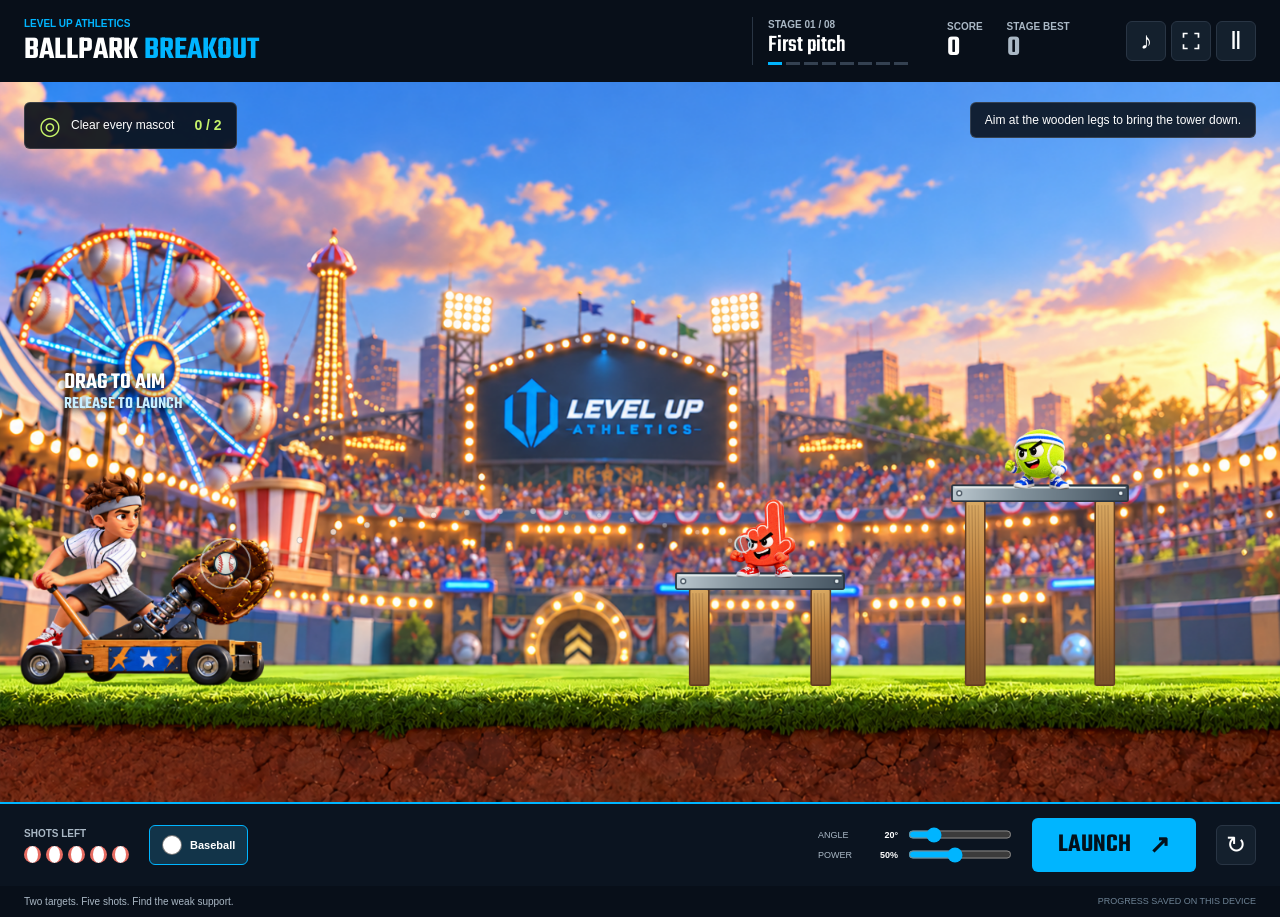
<file: assets/games/ballpark-breakout/index.html>
<!doctype html>
<html lang="en">
<head>
  <meta charset="utf-8">
  <meta name="viewport" content="width=device-width, initial-scale=1, viewport-fit=cover">
  <meta name="theme-color" content="#080f19">
  <title>Ballpark Breakout | Level Up Athletics</title>
  <link rel="stylesheet" href="styles.css">
</head>
<body>
<main class="game-shell" id="shell">
  <header class="topbar">
    <div class="brand"><div><span class="eyebrow">LEVEL UP ATHLETICS</span><h1>BALLPARK <em>BREAKOUT</em></h1></div></div>
    <button id="levels" class="stage-button" title="Choose a stage"><span class="eyebrow" id="stage-number">STAGE 01 / 08</span><strong id="stage-name">First pitch</strong><span class="stage-dots" id="stage-dots" aria-hidden="true"></span></button>
    <div class="scores"><div><span class="eyebrow">SCORE</span><strong id="score">0</strong></div><div class="best"><span class="eyebrow">STAGE BEST</span><strong id="best">0</strong></div></div>
    <nav class="tools" aria-label="Game controls"><button class="icon" id="sound" title="Turn sound on" aria-label="Turn sound on">♪</button><button class="icon" id="fullscreen" title="Full screen" aria-label="Full screen"><svg width="20" height="20" viewBox="0 0 24 24" fill="none" stroke="currentColor" stroke-width="2" aria-hidden="true"><path d="M8 3H3v5m13-5h5v5M3 16v5h5m13-5v5h-5"/></svg></button><button class="icon" id="pause" title="Pause" aria-label="Pause">Ⅱ</button></nav>
  </header>
  <section class="arena" id="arena" aria-label="Game field">
    <canvas id="game" width="1600" height="900" tabindex="0" aria-label="Aim by dragging across the field and release to launch. Keyboard: arrows adjust aim and power; Space launches."></canvas>
    <div class="objective"><span class="target-icon" aria-hidden="true">◎</span><span id="objective">Clear every mascot</span><strong id="targets">0 / 2</strong></div>
    <div class="stage-tip" id="stage-tip"></div>
    <div class="toast" id="toast" role="status" aria-live="polite"></div>
    <div class="aim-hint" id="aim-hint">DRAG TO AIM <span>RELEASE TO LAUNCH</span></div>
    <div class="loading" id="loading"><strong>WARMING UP THE BALLPARK</strong><span>Loading the field...</span></div>
    <div class="modal-backdrop" id="overlay" hidden><section class="modal" id="modal" role="dialog" aria-modal="true" aria-labelledby="modal-title" tabindex="-1"></section></div>
  </section>
  <footer class="control-bar">
    <div class="ammo"><span class="eyebrow">SHOTS LEFT</span><div id="ammo-balls"></div></div>
    <div class="ball-picker" id="ball-picker" aria-label="Ball type"></div>
    <div class="aim-controls"><label for="angle">ANGLE <output id="angle-value">24°</output></label><input id="angle" type="range" min="5" max="78" value="24" aria-label="Launch angle"><label for="power">POWER <output id="power-value">65%</output></label><input id="power" type="range" min="10" max="100" value="65" aria-label="Launch power"></div>
    <button id="launch" class="primary launch">LAUNCH <span aria-hidden="true">↗</span></button>
    <button id="retry" class="icon retry" title="Retry stage" aria-label="Retry stage">↻</button>
  </footer>
  <div class="subbar"><span id="level-description">Find the weak support. Let gravity do the rest.</span><span id="save-status">PROGRESS SAVED ON THIS DEVICE</span></div>
</main>
<script src="vendor/matter.min.js"></script>
<script src="physics.js"></script>
<script src="game.js"></script>
</body>
</html>
</file>
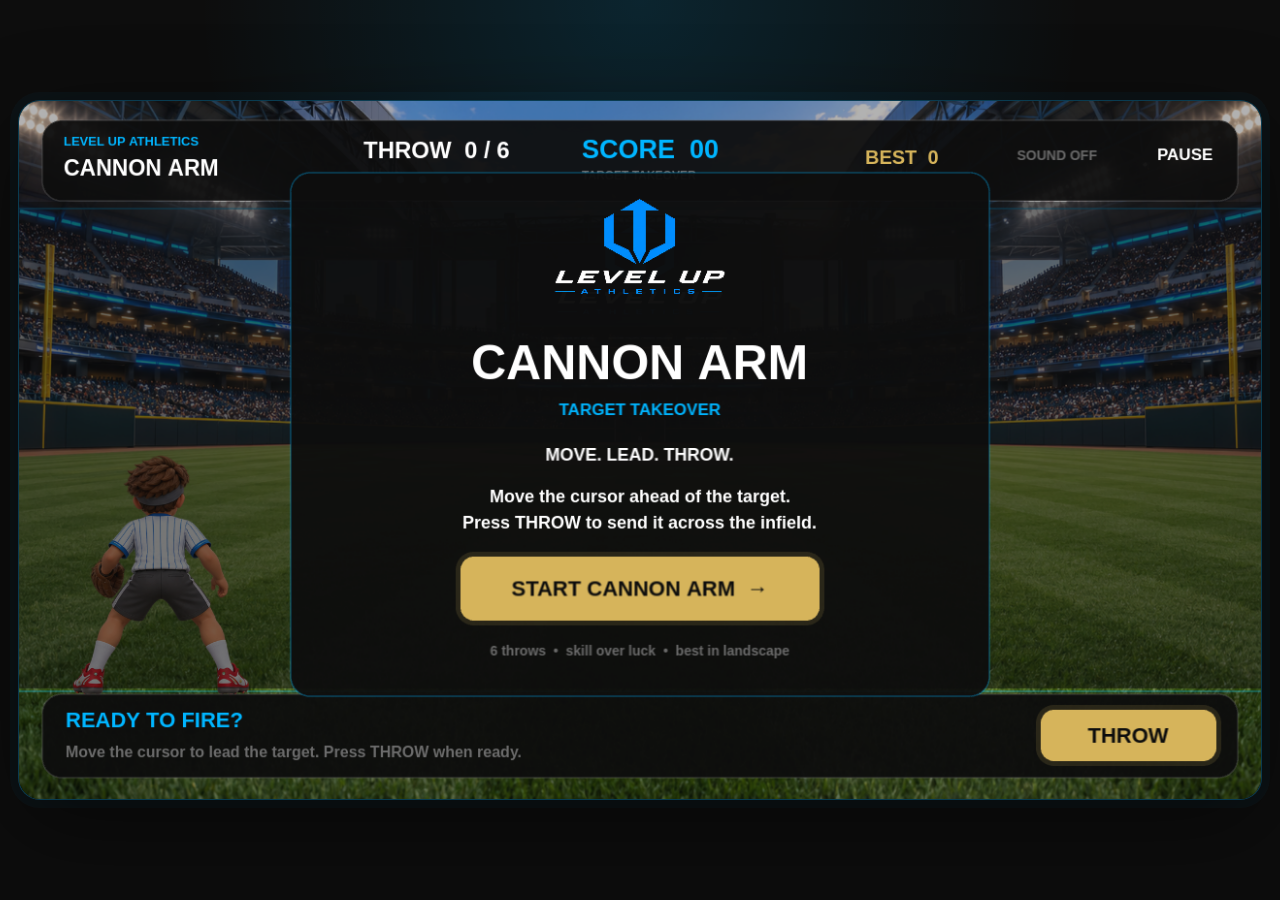
<file: assets/games/cannon-arm/index.html>
<!doctype html>
<html lang="en">
  <head>
    <meta charset="UTF-8" />
    <meta name="viewport" content="width=device-width, initial-scale=1.0, viewport-fit=cover" />
    <meta name="theme-color" content="#0d0d0d" />
    <title>Cannon Arm | Level Up Athletics</title>
    <script type="module" crossorigin src="./assets/index-BtSKXYSR.js"></script>
    <link rel="stylesheet" crossorigin href="./assets/index-BLU3HbI1.css">
  </head>
  <body>
    <main class="game-shell" aria-label="Level Up Athletics Cannon Arm game">
      <div id="game"></div>
      <p id="assistive-copy" class="sr-only" aria-live="polite"></p>
    </main>
  </body>
</html>
</file>
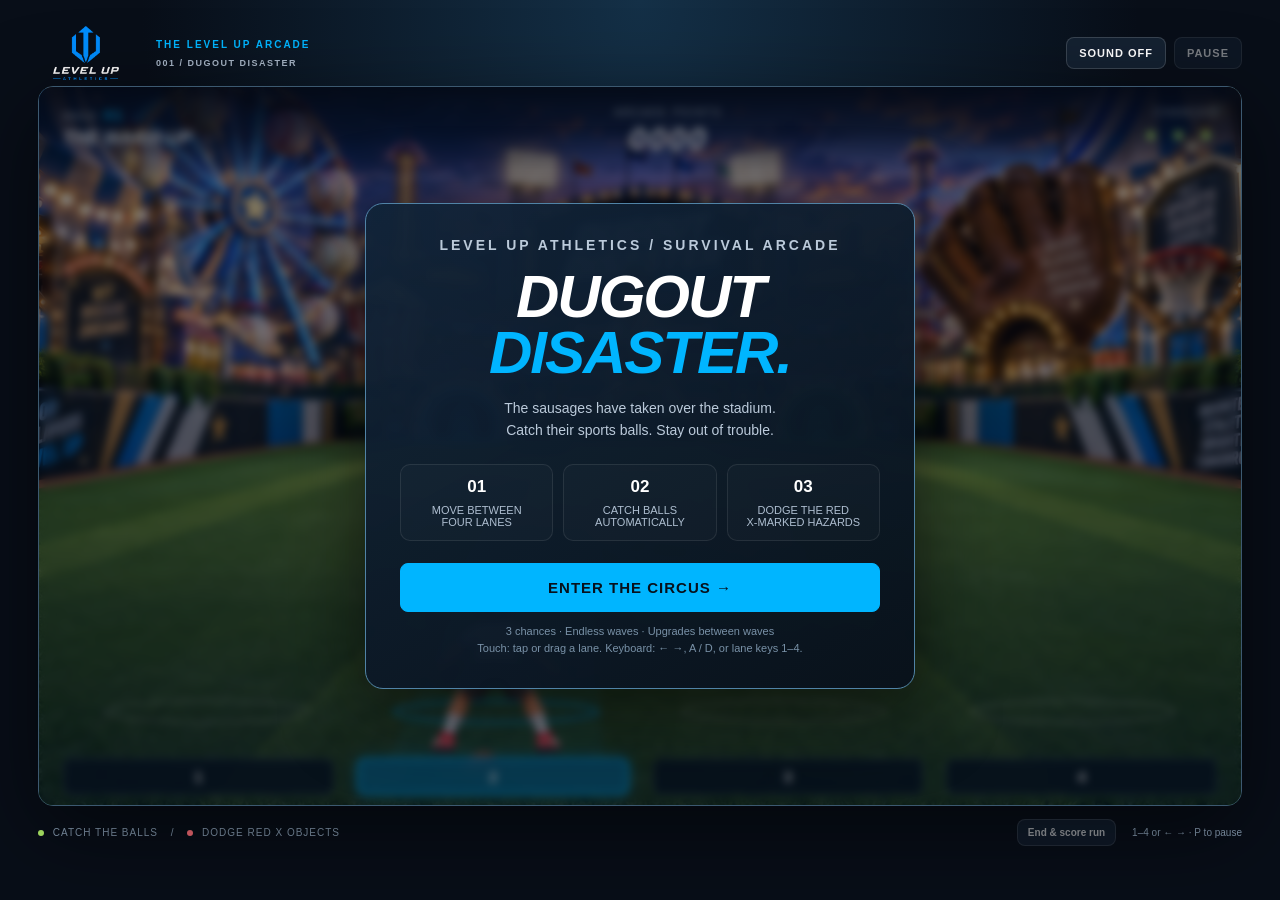
<file: assets/games/dugout-disaster/index.html>
<!doctype html>
<html lang="en"><head><meta charset="utf-8"><meta name="viewport" content="width=device-width, initial-scale=1, viewport-fit=cover"><meta name="theme-color" content="#080e18"><title>Dugout Disaster • Level Up Athletics</title><link rel="stylesheet" href="style.css"></head>
<body><main class="shell">
<header class="masthead"><img src="assets/logo.png" alt="Level Up Athletics"><div class="edition">THE LEVEL UP ARCADE <span>001 / DUGOUT DISASTER</span></div><div class="top-actions"><button id="sound" aria-pressed="false">Sound off</button><button id="pause">Pause</button></div></header>
<section class="arena" aria-label="Dugout Disaster game"><canvas id="game" tabindex="0" aria-label="Move left or right to catch sports balls. Avoid red X-marked popcorn, cones, and bowling balls. Use arrow keys, A and D, or tap a lane."></canvas>
<div class="hud"><div><small>WAVE <b id="wave">01</b></small><strong id="waveName">THE WARM-UP</strong></div><div class="score"><small>ARCADE POINTS</small><strong id="points">0000</strong></div><div class="health"><small>CHANCES</small><strong id="lives" aria-label="3 chances">● ● ●</strong></div></div>
<div class="progress"><div id="progress"></div></div>
<div id="toast" class="toast" role="status"></div>
<div class="lane-buttons"><button data-lane="0" aria-label="Move to lane 1">1</button><button data-lane="1" aria-label="Move to lane 2">2</button><button data-lane="2" aria-label="Move to lane 3">3</button><button data-lane="3" aria-label="Move to lane 4">4</button></div>
<div class="overlay" id="overlay"><div class="card" id="card"></div></div>
</section>
<footer><div><span class="dot"></span> CATCH THE BALLS <span class="sep">/</span> <span class="danger-dot"></span> DODGE RED X OBJECTS</div><button id="bank">End & score run</button><span class="keys">1–4 or ← → · P to pause</span></footer>
<p id="live" class="sr-only" aria-live="polite"></p>
</main><script src="game.js"></script></body></html>
</file>
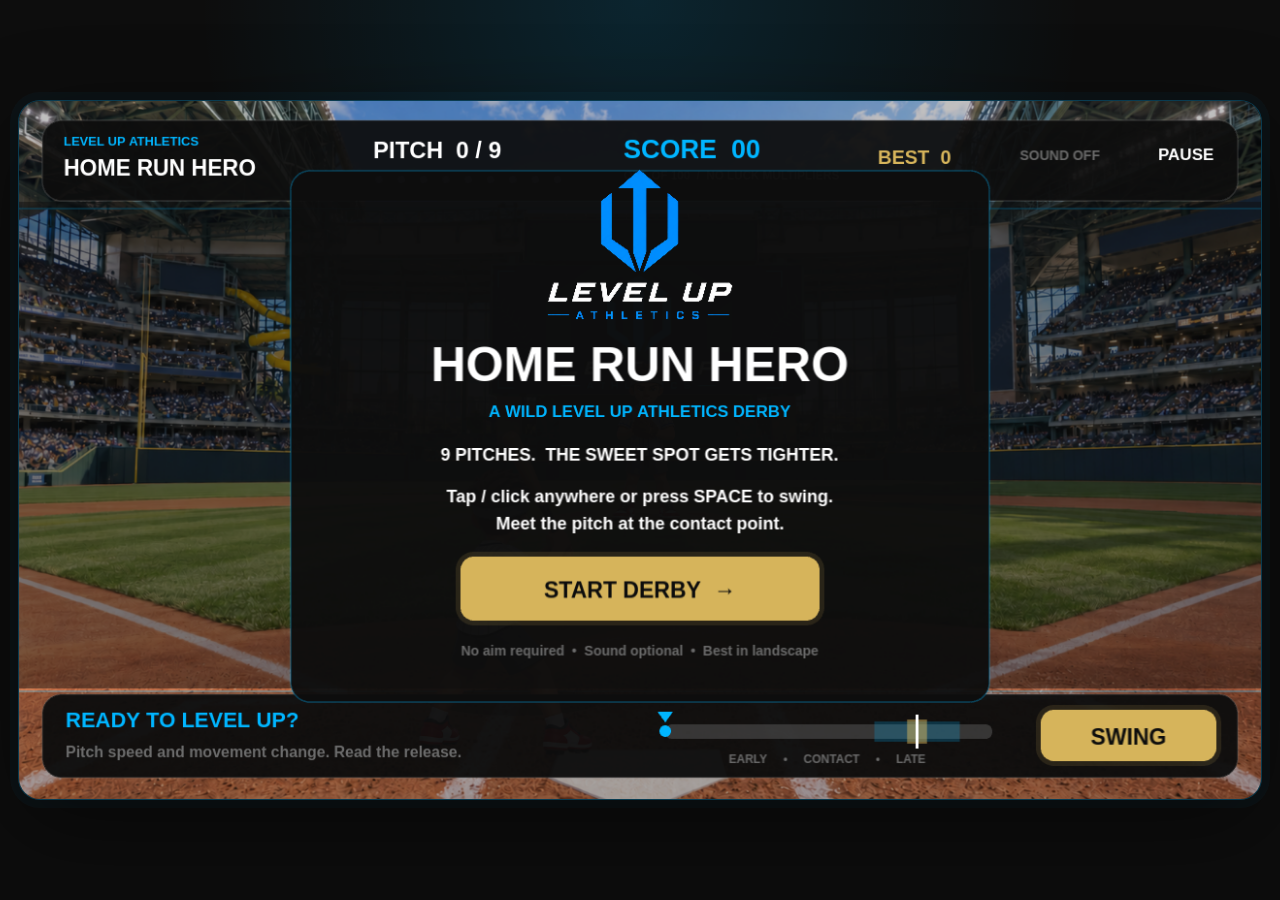
<file: assets/games/home-run-derby/index.html>
<!doctype html>
<html lang="en">
  <head>
    <meta charset="UTF-8" />
    <meta name="viewport" content="width=device-width, initial-scale=1.0, viewport-fit=cover" />
    <meta name="theme-color" content="#0d0d0d" />
    <title>Home Run Hero | Level Up Athletics</title>
    <script type="module" crossorigin src="./assets/index-CTCgU4jP.js"></script>
    <link rel="stylesheet" crossorigin href="./assets/index-BLU3HbI1.css">
  </head>
  <body>
    <main class="game-shell" aria-label="Level Up Athletics Home Run Hero game">
      <div id="game"></div>
      <p id="assistive-copy" class="sr-only" aria-live="polite"></p>
    </main>
  </body>
</html>
</file>
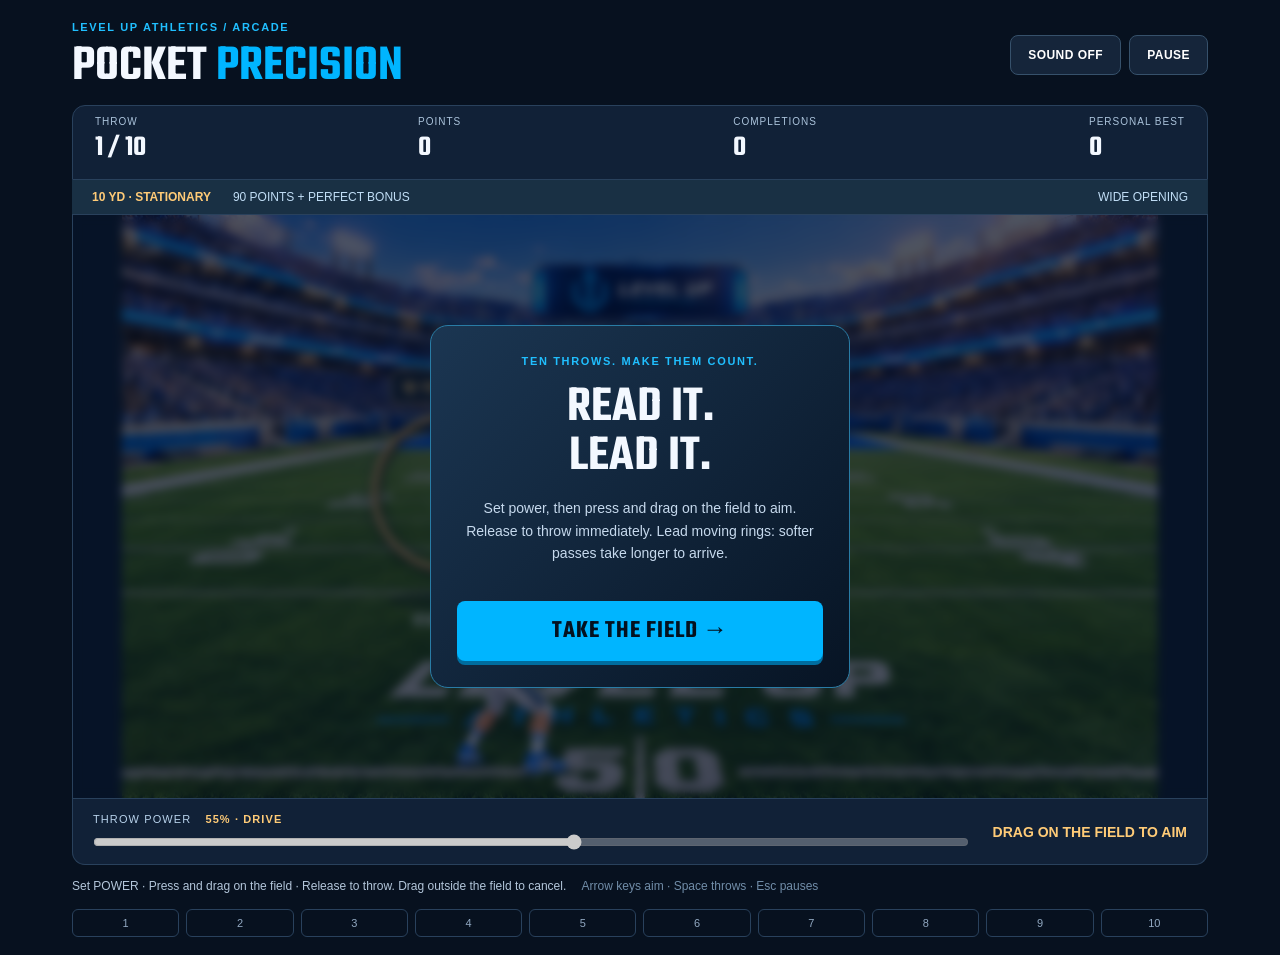
<file: assets/games/pocket-precision/index.html>
<!doctype html><html lang="en"><head><meta charset="utf-8"><meta name="viewport" content="width=device-width,initial-scale=1"><title>Pocket Precision · Level Up Athletics</title><link rel="stylesheet" href="styles.css"></head><body><main>
<header><div><span class="eyebrow">LEVEL UP ATHLETICS / ARCADE</span><h1>POCKET <em>PRECISION</em></h1></div><div><button id="sound">SOUND OFF</button><button id="pause">PAUSE</button></div></header>
<section class="scoreboard"><div><small>THROW</small><b id="round">1 / 10</b></div><div><small>POINTS</small><b id="score">0</b></div><div><small>COMPLETIONS</small><b id="hits">0</b></div><div><small>PERSONAL BEST</small><b id="best">0</b></div></section>
<div class="target-info"><strong id="target-name">10 YD · STATIONARY</strong><span id="value">100 POINTS</span><span id="size">WIDE OPENING</span></div>
<div id="arena"><canvas id="game" width="900" height="506" tabindex="0" aria-label="Passing field. Set power, press and drag to aim, release to throw."></canvas><div id="feedback" role="status"></div><div id="modal"><div class="card"><span class="eyebrow">TEN THROWS. MAKE THEM COUNT.</span><h2 id="modal-title">READ IT.<br>LEAD IT.</h2><p id="modal-copy">Set power, then press and drag on the field to aim. Release to throw immediately. Lead moving rings: softer passes take longer to arrive.</p><p id="summary"></p><button id="start" class="primary" disabled>LOADING FIELD…</button><button id="finish" hidden>FINISH ROUND</button></div></div></div>
<section class="controls"><label>THROW POWER <strong id="range-value">55% · DRIVE</strong><input id="range" type="range" min="0" max="100" value="55" step="1" aria-label="Throw power"></label><strong id="aim-status">DRAG ON THE FIELD TO AIM</strong></section>


<div id="choice" hidden><span>FINAL THROW · CHOOSE YOUR RISK</span><button id="safe">25 YD · SAFE</button><button id="deep" class="selected">50 YD · DEEP</button></div>
<p class="help">Set POWER · Press and drag on the field · Release to throw. Drag outside the field to cancel. <span>Arrow keys aim · Space throws · Esc pauses</span></p><div id="history" aria-label="Throw results"></div>
</main><script src="engine.js"></script><script src="game.js"></script></body></html>
</file>
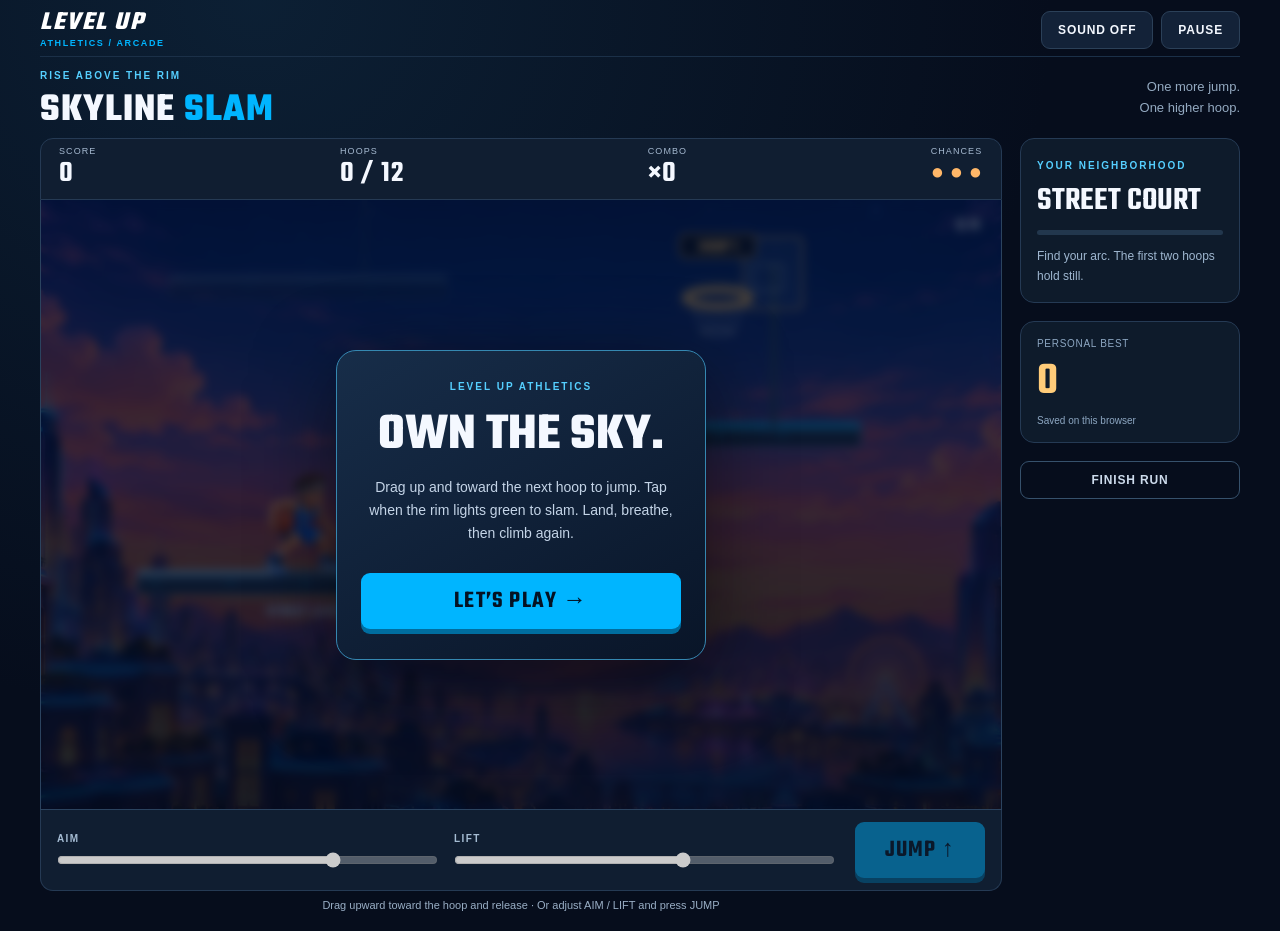
<file: assets/games/skyline-slam/index.html>
<!doctype html>
<html lang="en"><head><meta charset="utf-8"><meta name="viewport" content="width=device-width,initial-scale=1,viewport-fit=cover"><meta name="theme-color" content="#060d1c"><title>Skyline Slam • Level Up Athletics</title><link rel="stylesheet" href="styles.css?v=wide-follow-3"></head>
<body><main class="shell">
<header><div class="brand" aria-label="Level Up Athletics"><span>LEVEL UP<small>ATHLETICS / ARCADE</small></span></div><div class="top-actions"><button id="sound" aria-label="Enable sound">SOUND OFF</button><button id="pause">PAUSE</button></div></header>
<div class="title-row"><div><span class="eyebrow">RISE ABOVE THE RIM</span><h1>SKYLINE <em>SLAM</em></h1></div><p>One more jump.<br>One higher hoop.</p></div>
<section class="layout"><div class="play-column"><div class="stats" aria-live="off"><div><small>SCORE</small><strong id="score">0</strong></div><div><small>HOOPS</small><strong id="hoops">0 / 12</strong></div><div><small>COMBO</small><strong id="combo">×0</strong></div><div><small>CHANCES</small><strong id="lives">● ● ●</strong></div></div>
<div class="arena" id="arena"><canvas id="game" width="600" height="760" tabindex="0" aria-label="Skyline Slam court. Drag upward to set your jump and release to launch. Tap or press Space near the glowing hoop to dunk."></canvas><div id="toast" role="status"></div><div id="modal" class="modal"><div class="card"><div class="eyebrow">LEVEL UP ATHLETICS</div><h2 id="modal-title">OWN THE SKY.</h2><p id="modal-text">Drag up and toward the next hoop to jump. Tap when the rim lights green to slam. Land, breathe, then climb again.</p><div id="modal-stats"></div><button class="primary" id="modal-main">LET’S PLAY →</button><button id="modal-secondary" class="secondary" hidden>FINISH RUN</button></div></div></div>
<div class="control-bar"><div class="aim-fields"><label>AIM <input id="aim" type="range" min="-460" max="460" step="5" value="220" aria-label="Horizontal jump direction"></label><label>LIFT <input id="lift" type="range" min="580" max="910" step="5" value="780" aria-label="Jump height"></label></div><button id="action" class="primary">JUMP ↑</button></div><p class="micro" id="hint">Drag up to jump · Tap near the rim to dunk · Space works too</p></div>
<aside><div class="district-panel"><span class="eyebrow">YOUR NEIGHBORHOOD</span><h2 id="district">STREET COURT</h2><div class="progress"><i id="progress"></i></div><p id="challenge">Four hoops to find your rhythm.</p></div><div class="guide"><h3>BUILD YOUR GAME</h3><div><b>01</b><p><strong>Pick your arc.</strong>Drag upward and toward the next hoop. The dots show your jump.</p></div><div><b>02</b><p><strong>Watch the rim.</strong>Tap DUNK when it turns green. Center your approach for a perfect slam.</p></div><div><b>03</b><p><strong>Keep climbing.</strong>Quick follow-ups build your combo. Lower ledges can save a missed jump.</p></div></div><div class="best"><span>PERSONAL BEST</span><strong id="best">0</strong><small>Saved on this browser</small></div><button id="finish" class="secondary">FINISH RUN</button></aside></section><footer>DRAG / RELEASE TO JUMP <span>•</span> SPACE TO JUMP / DUNK <span>•</span> ESC TO PAUSE</footer>
</main><script src="engine.js?v=wide-follow-3"></script><script src="game.js?v=wide-follow-3"></script></body></html>
</file>
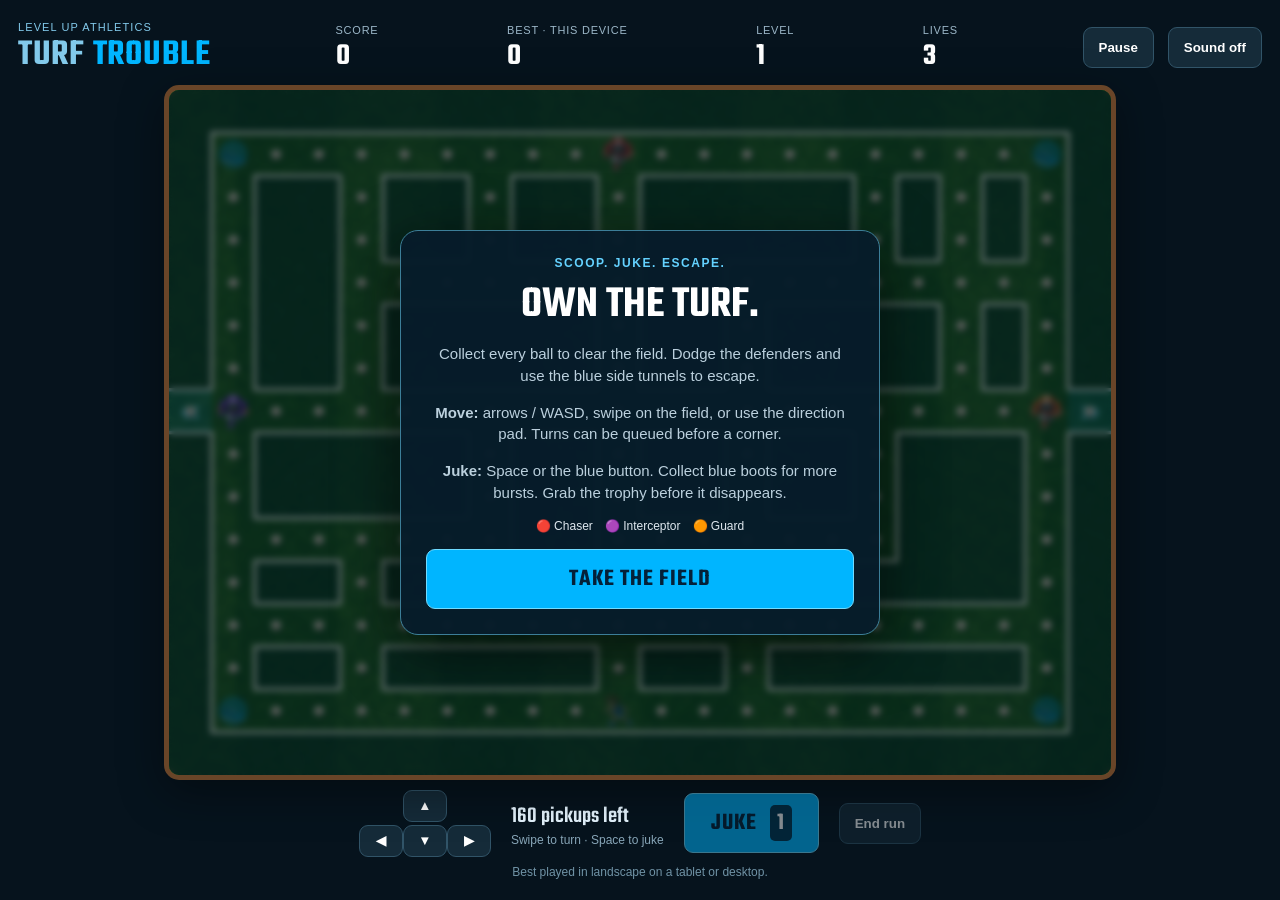
<file: assets/games/turf-trouble/index.html>
<!doctype html><html lang="en"><head><meta charset="utf-8"><meta name="viewport" content="width=device-width,initial-scale=1,viewport-fit=cover"><title>Turf Trouble · Level Up Athletics</title><meta name="theme-color" content="#071827"><link rel="icon" href="data:image/svg+xml,%3Csvg xmlns='http://www.w3.org/2000/svg' viewBox='0 0 32 32'%3E%3Crect width='32' height='32' rx='7' fill='%2309231c'/%3E%3Cpath d='M6 25V7h20v18H15V14h5' fill='none' stroke='%2300b5ff' stroke-width='4'/%3E%3C/svg%3E"><link rel="stylesheet" href="styles.css"></head><body><main><header><div class="brand">LEVEL UP ATHLETICS<h1>TURF <span>TROUBLE</span></h1></div><div class="stats"><div>SCORE<b id="score">0</b></div><div>BEST · THIS DEVICE<b id="best">0</b></div><div>LEVEL<b id="level">1</b></div><div>LIVES<b id="lives">3</b></div></div><button id="pause">Pause</button><button id="sound">Sound off</button></header><section id="arena"><canvas id="field" width="1056" height="768" tabindex="0" aria-label="Turf Trouble maze. Arrow keys or WASD to move, space to juke."></canvas><div id="notice" role="status"></div><div id="overlay"><div class="panel"><div class="eyebrow">SCOOP. JUKE. ESCAPE.</div><h2 id="title">OWN THE TURF.</h2><p id="intro">Collect every ball to clear the field. Dodge the defenders and use the blue side tunnels to escape.</p><div id="instructions"><p><b>Move:</b> arrows / WASD, swipe on the field, or use the direction pad. Turns can be queued before a corner.</p><p><b>Juke:</b> Space or the blue button. Collect blue boots for more bursts. Grab the trophy before it disappears.</p><div class="legend"><span>🔴 Chaser</span><span>🟣 Interceptor</span><span>🟠 Guard</span></div></div><button id="start" class="primary" disabled>Loading artwork…</button></div></div></section><footer><div id="pad" aria-label="Direction pad"><button data-dir="0" aria-label="Up">▲</button><div><button data-dir="3" aria-label="Left">◀</button><button data-dir="2" aria-label="Down">▼</button><button data-dir="1" aria-label="Right">▶</button></div></div><div class="hint"><strong id="remaining">Collect the field</strong><span>Swipe to turn · Space to juke</span></div><button id="juke" class="primary">JUKE <span id="charges">1</span></button><button id="finish">End run</button></footer><p class="phone-note">Best played in landscape on a tablet or desktop.</p></main><script src="engine.js"></script><script src="game.js"></script></body></html>
</file>
<file: assets/games/ballpark-breakout/styles.css>
@font-face{font-family:Teko;src:url('assets/Teko.ttf') format('truetype');font-weight:300 700;font-display:swap}
:root{color-scheme:dark;--blue:#00b5ff;--ink:#080f19;--line:#293544;--lime:#c6f36a;--white:#fff;--muted:#aab8c5}
*{box-sizing:border-box}body{margin:0;background:#080f19;color:var(--white);font-family:Arial,Helvetica,sans-serif;min-height:100svh;display:grid;place-items:center}button,input{font:inherit}button{cursor:pointer}button:disabled{cursor:default;opacity:.42}button:focus-visible,input:focus-visible,canvas:focus-visible{outline:3px solid var(--lime);outline-offset:3px}button{border:0;color:inherit}button:not(:disabled):hover{filter:brightness(1.15)}[hidden]{display:none!important}
.game-shell{width:min(100%,1600px);margin:auto}.topbar{display:flex;align-items:center;gap:24px;padding:16px 24px;background:#080f19}.brand{display:flex;align-items:center;gap:12px;flex:1}.brand-mark{font-size:40px;line-height:1;color:var(--blue)}.eyebrow{display:block;font-size:10px;font-weight:700;color:var(--muted);line-height:1.5}.brand .eyebrow{color:var(--blue)}h1{font:600 32px/.96 Teko,Impact,sans-serif;margin:4px 0 0;white-space:nowrap}h1 em{font-style:normal;color:var(--blue)}.stage-button{background:transparent;text-align:left;min-width:140px;padding:0 15px;border-left:1px solid var(--line)}.stage-button strong{display:block;font:500 24px/1.1 Teko,sans-serif}.stage-dots{display:flex;gap:4px;margin-top:4px}.stage-dots i{width:14px;height:3px;background:#344151}.stage-dots i.cleared{background:var(--lime)}.stage-dots i.current{background:var(--blue)}.scores{display:flex;gap:24px;min-width:155px}.scores strong{font:600 29px/1 Teko,sans-serif}.scores .best strong{color:var(--muted)}.tools{display:flex;gap:5px}.icon{width:40px;height:40px;border:1px solid var(--line);border-radius:6px;background:#14202d;font-size:24px;display:grid;place-items:center}.icon.active{color:var(--blue);border-color:var(--blue)}
.arena{position:relative;width:100%;aspect-ratio:16/9;overflow:hidden;background:#5ba2da;isolation:isolate}canvas{display:block;width:100%;height:100%;touch-action:none}.objective{position:absolute;left:24px;top:20px;display:flex;align-items:center;gap:10px;padding:8px 14px;background:#080f19e8;border:1px solid #ffffff26;border-radius:6px;font-size:12px;pointer-events:none}.objective strong{font-size:14px;color:var(--lime);margin-left:10px}.target-icon{font-size:25px;color:var(--lime)}.stage-tip{position:absolute;right:24px;top:20px;background:#080f19df;border:1px solid #ffffff26;border-radius:6px;padding:10px 14px;font-size:12px;max-width:38%;pointer-events:none}.aim-hint{position:absolute;left:5%;top:40%;font:600 23px/1.1 Teko,sans-serif;color:white;text-shadow:0 2px 7px #000;pointer-events:none;transition:opacity .3s}.aim-hint span{display:block;font-size:17px;color:#c8efff}.toast{position:absolute;top:15%;left:50%;transform:translateX(-50%);background:#071624ee;border:1px solid #00b5ff80;border-radius:6px;padding:8px 20px;font:600 25px/1.2 Teko,sans-serif;opacity:0;pointer-events:none;white-space:nowrap;transition:opacity .15s}.toast.visible{opacity:1}.loading{position:absolute;inset:0;background:#080f19;display:flex;align-items:center;justify-content:center;flex-direction:column;gap:10px}.loading strong{font:600 32px Teko,sans-serif;color:var(--blue)}.loading span{font-size:13px;color:var(--muted)}
.control-bar{display:flex;align-items:center;gap:20px;padding:14px 24px;border-top:2px solid var(--blue);background:#0b1420}.ammo{min-width:105px}#ammo-balls{display:flex;gap:5px;margin-top:5px}.ammo-dot{width:17px;height:17px;border-radius:50%;background:#fff;border-left:3px solid #e76c62;border-right:3px solid #e76c62}.ammo-dot.spent{background:#27313d;border-color:#27313d}.ball-picker{display:flex;gap:7px;flex:1}.ball-choice{display:flex;align-items:center;gap:8px;padding:9px 12px;border:1px solid var(--line);background:#152130;border-radius:6px;font-size:11px;font-weight:700}.ball-choice.selected{border-color:var(--blue);background:#123449}.ball-chip{width:20px;height:20px;border-radius:50%;border:1px solid #0008;background:white;display:block}.ball-chip.basketball{background:#ee8737;box-shadow:inset 0 0 0 2px #803f2050}.ball-chip.tennis{background:#c9f553}.aim-controls{display:grid;grid-template-columns:auto 104px;gap:5px 10px;align-items:center}.aim-controls label{font-size:9px;color:var(--muted);min-width:80px}.aim-controls output{float:right;color:white;font-weight:700}.aim-controls input{width:104px;accent-color:var(--blue);height:15px;margin:0;cursor:pointer}.primary{background:var(--blue);color:#03111b;border-radius:6px;font:600 26px/1 Teko,sans-serif;padding:14px 26px}.launch{min-width:135px;display:flex;justify-content:space-between;align-items:center;gap:18px}.launch span{font-family:Arial,sans-serif;font-size:25px}.subbar{display:flex;justify-content:space-between;gap:20px;font-size:10px;padding:10px 24px;color:var(--muted)}#save-status{font-size:9px;color:#6d8294}
.modal-backdrop{position:absolute;inset:0;background:#06101bbc;backdrop-filter:blur(5px);display:grid;place-items:center;z-index:5;padding:20px}.modal{background:#0b1725;border:1px solid #405266;border-top:3px solid var(--blue);border-radius:8px;width:min(460px,100%);padding:26px;text-align:center;max-height:100%;overflow:auto;box-shadow:0 20px 80px #0005}.modal .kicker{font-size:11px;color:var(--blue);font-weight:700}.modal h2{font:600 46px/1.05 Teko,sans-serif;margin:12px 0 5px}.modal p{font-size:13px;color:#bac9d6;line-height:1.5;margin:8px 0 20px}.stars{color:#ffce69;font-size:34px}.stars .empty{color:#344354}.modal-stats{display:flex;justify-content:center;gap:28px;margin:14px 0 22px}.modal-stats strong{display:block;font:600 32px Teko,sans-serif}.modal-stats span{font-size:10px;color:var(--muted)}.modal-actions{display:flex;gap:8px;justify-content:center;flex-wrap:wrap}.secondary{background:#243647;color:white;border:1px solid #425b70;border-radius:6px;padding:12px 18px;font:500 23px/1 Teko,sans-serif}.level-grid{display:grid;grid-template-columns:repeat(4,1fr);gap:8px;margin:16px 0 20px}.level-tile{background:#1a2c3e;border:1px solid #34516a;padding:12px 4px;border-radius:6px}.level-tile strong{display:block;font:600 30px Teko,sans-serif}.level-tile small{font-size:12px;color:#ffce69}.modal .mechanic{margin:15px 0 20px;padding:12px;background:#122d40;border-left:3px solid var(--blue);text-align:left;font-size:13px;line-height:1.5;color:#d2e7f3}
@media(min-width:900px) and (max-height:850px){.game-shell{max-width:calc((100svh - 163px)*16/9)}.topbar{padding:9px 16px;gap:16px}h1{font-size:27px}.control-bar{padding:10px 16px;gap:14px}.subbar{padding:7px 16px}.scores{min-width:120px;gap:14px}.ball-choice{padding:8px}.aim-controls{grid-template-columns:auto 84px}.aim-controls input{width:84px}.brand-mark{display:none}.tools .icon{width:34px;height:34px}.stage-button{min-width:125px}}
@media(max-width:900px){.topbar{padding:12px;gap:12px}.brand-mark{display:none}h1{font-size:26px}.stage-button{min-width:110px;padding:0 10px}.stage-button strong{font-size:21px}.scores{min-width:70px;gap:10px}.scores .best{display:none}.tools{gap:4px}.icon{width:33px;height:33px;font-size:21px}.control-bar{padding:12px;gap:12px;flex-wrap:wrap}.ball-picker{flex:1}.ball-choice{padding:8px}.aim-controls{grid-template-columns:auto 90px;margin-left:auto}.aim-controls input{width:90px}.launch{min-width:110px;padding:12px 18px}.objective{left:12px;top:12px;font-size:10px;padding:5px 9px;gap:6px}.stage-tip{right:12px;top:12px;font-size:10px;padding:8px 10px}.aim-hint{font-size:20px}.aim-hint span{font-size:14px}.subbar{padding:9px 12px}#save-status{display:none}}
@media(max-width:600px) and (orientation:portrait){body{display:block}.game-shell{padding-top:max(5px,env(safe-area-inset-top));padding-bottom:env(safe-area-inset-bottom)}.topbar{flex-wrap:wrap;padding:14px 12px;gap:12px}.brand{flex-basis:70%}h1{font-size:31px}.tools{order:1;margin-left:auto}.stage-button{order:2;flex:1;border-left:0;padding:0}.scores{order:3;text-align:right;min-width:60px}.scores .best{display:block}.scores{gap:24px}.brand{order:0}.eyebrow{font-size:9px}.arena{aspect-ratio:16/10}.objective{top:8px;left:8px;padding:3px 7px;font-size:9px}.objective strong{font-size:10px}.target-icon{font-size:17px}.stage-tip{display:none}.aim-hint{font-size:12px;top:33%;left:4%}.aim-hint span{font-size:10px}.toast{font-size:18px;top:23%;padding:4px 12px}.control-bar{gap:14px}.ammo{min-width:86px}.ammo-dot{width:14px;height:14px}#ammo-balls{gap:4px}.ball-choice{font-size:10px;padding:8px;gap:4px}.ball-chip{width:15px;height:15px}.ball-picker{justify-content:flex-end}.aim-controls{order:3;margin:0;flex:1;grid-template-columns:auto 1fr;width:100%}.aim-controls input{width:100%;height:26px}.aim-controls label{font-size:10px;width:83px}.launch{order:4;min-width:118px;align-self:stretch}.retry{order:5;align-self:center}.subbar{line-height:1.5;font-size:11px}.modal-backdrop{padding:6px;backdrop-filter:blur(3px)}.modal{padding:12px;max-height:100%;width:95%}.modal h2{font-size:28px;margin:4px}.modal p{font-size:11px;margin:4px 0 8px}.stars{font-size:20px}.modal-stats{margin:6px;gap:24px}.modal-stats strong{font-size:22px}.modal .kicker{font-size:9px}.primary,.secondary{font-size:20px;padding:9px 14px}.level-grid{gap:5px;margin:8px}.level-tile{padding:2px}.level-tile strong{font-size:21px}.level-tile small{font-size:10px}.modal .mechanic{font-size:11px;margin:8px 0;padding:7px}}
@media(orientation:landscape) and (max-height:550px){body{display:block}.game-shell{max-width:none;width:100%}.topbar{height:54px;padding:4px 14px;gap:16px}h1{font-size:25px}.brand .eyebrow{font-size:8px}.stage-button strong{font-size:20px}.stage-dots{display:none}.scores strong{font-size:23px}.arena{height:calc(100svh - 115px);min-height:190px;aspect-ratio:auto}.control-bar{height:61px;padding:5px 14px;gap:14px;flex-wrap:nowrap}.subbar{display:none}.ammo{min-width:75px}.ammo-dot{width:12px;height:12px}.ball-choice{padding:5px 8px;font-size:9px}.ball-chip{width:15px;height:15px}.aim-controls{grid-template-columns:auto 76px;gap:3px 8px}.aim-controls label{font-size:8px;min-width:68px}.aim-controls input{width:76px;height:12px}.launch{padding:10px 14px;font-size:22px;min-width:100px}.stage-tip{font-size:9px;top:8px;padding:5px 8px}.objective{top:8px;padding:3px 9px;font-size:9px}.target-icon{font-size:18px}.aim-hint{font-size:16px}.aim-hint span{font-size:12px}.modal{padding:14px;width:410px}.modal h2{font-size:30px;margin:4px}.modal p{margin:5px 0 8px;font-size:11px}.stars{font-size:23px}.modal-stats{margin:7px;gap:30px}.modal-stats strong{font-size:24px}.modal-stats span{font-size:9px}.level-grid{margin:8px;gap:5px}.level-tile{padding:3px}.level-tile strong{font-size:23px}.modal .mechanic{margin:7px 0;padding:7px;font-size:11px}.modal .primary,.modal .secondary{font-size:21px;padding:9px 16px}}
@media(prefers-reduced-motion:reduce){*{scroll-behavior:auto!important;transition:none!important}}
/* Keep the physics field undistorted when a phone rotates. */
@media(orientation:landscape) and (max-height:550px){body{display:grid;place-items:center}.game-shell{position:relative;width:min(100%,calc(100svh * 16 / 9));height:100svh}.arena{height:100svh;min-height:0;aspect-ratio:16/9}.topbar{position:absolute;left:0;right:0;top:0;z-index:2;height:46px;background:#080f19ed;gap:10px;padding:4px 10px}h1{font-size:21px}.stage-button{min-width:102px;padding-left:9px}.stage-button strong{font-size:17px}.stage-button .eyebrow{font-size:8px}.scores{min-width:50px}.scores .best{display:none}.tools .icon{width:27px;height:29px;font-size:19px}.tools svg{width:16px;height:16px}.objective,.stage-tip{top:51px;font-size:8px}.objective{left:8px}.stage-tip{right:8px;max-width:43%}.control-bar{position:absolute;left:0;right:0;bottom:0;z-index:2;height:57px;padding:5px 10px;gap:10px;background:#0b1420f2;border-top:1px solid #00b5ff88}.ball-choice{font-size:0;padding:7px;gap:0}.ball-chip{width:18px;height:18px}.ammo{min-width:70px}.aim-controls{grid-template-columns:63px 67px;gap:3px 5px}.aim-controls input{width:67px}.aim-controls label{min-width:63px}.launch{min-width:85px;padding:10px;font-size:19px}.launch span{font-size:19px}.retry{width:29px;height:30px}.modal-backdrop{padding:50px 8px 58px}.modal{padding:10px}.modal h2{font-size:27px}.modal-stats{margin:5px}.modal .kicker{font-size:9px}.stars{font-size:19px}.modal p{font-size:10px}.level-grid{margin:6px}.level-tile strong{font-size:19px}.level-tile small{font-size:9px}}
@media(max-width:600px) and (orientation:portrait){.arena{aspect-ratio:16/9}.control-bar{display:grid;grid-template-columns:1fr auto 44px;gap:12px}.ammo{grid-column:1;grid-row:1}.ball-picker{grid-column:2 / 4;grid-row:1;justify-content:flex-end}.aim-controls{grid-column:1 / 4;grid-row:2;grid-template-columns:90px 1fr;width:100%}.aim-controls input{height:26px}.launch{grid-column:1 / 3;grid-row:3;justify-content:center;height:45px}.retry{grid-column:3;grid-row:3;width:44px;height:44px}.modal-backdrop{position:fixed;inset:0;padding:18px;z-index:10}.modal{max-height:90svh;padding:22px}.modal h2{font-size:38px;margin:8px}.modal p{font-size:13px;margin:8px 0 15px}.modal-stats{margin:15px}.modal-stats strong{font-size:29px}.modal .kicker{font-size:11px}.stars{font-size:28px}.level-grid{gap:8px;margin:16px 0}.level-tile{padding:8px}.level-tile strong{font-size:28px}}
</file>
<file: assets/games/cannon-arm/assets/index-BLU3HbI1.css>
:root{color-scheme:dark;font-family:Inter,ui-sans-serif,system-ui,-apple-system,BlinkMacSystemFont,Segoe UI,sans-serif;background:#0d0d0d}*{box-sizing:border-box}html,body{min-width:320px;min-height:100%;margin:0;background:radial-gradient(circle at 50% 0%,rgba(0,181,255,.14),transparent 40%),#0d0d0d}body{display:grid;min-height:100vh;place-items:center;padding:18px}.game-shell{width:min(1320px,100%);overflow:hidden;border:1px solid rgba(0,181,255,.28);border-radius:22px;background:#0d0d0d;box-shadow:0 24px 90px #00000073,0 0 0 8px #00b5ff0a}#game{width:100%;aspect-ratio:16 / 9;min-height:320px}#game canvas{display:block;width:100%!important;height:100%!important;touch-action:manipulation}.sr-only{position:absolute;width:1px;height:1px;padding:0;margin:-1px;overflow:hidden;clip:rect(0,0,0,0);white-space:nowrap;border:0}@media(max-width:560px){body{padding:0}.game-shell{width:100%;border-width:0;border-radius:0}}
</file>
<file: assets/games/dugout-disaster/style.css>
:root{color-scheme:dark;--blue:#00b5ff;--ink:#080e18;--muted:#93a5b9;--lime:#b4f46b;--red:#ff707a}*{box-sizing:border-box}body{margin:0;background:radial-gradient(ellipse at 50% 0,#143047 0,#080e18 55%);color:#fff;font-family:Arial,Helvetica,sans-serif;min-height:100svh}button{font:inherit;cursor:pointer;border:1px solid #ffffff28;color:white;background:#142131;border-radius:8px;padding:10px 16px;font-weight:700}button:hover{border-color:var(--blue);background:#19384e}button:focus-visible,canvas:focus-visible{outline:3px solid var(--blue);outline-offset:3px}.shell{max-width:1260px;margin:auto;padding:20px 28px 12px}.masthead{height:66px;display:flex;align-items:center;gap:22px}.masthead img{width:96px;height:54px;object-fit:contain}.edition{font-size:10px;letter-spacing:2px;font-weight:800;color:var(--blue)}.edition span{display:block;color:#a9b7c8;margin-top:8px;font-size:9px;letter-spacing:1.5px}.top-actions{margin-left:auto;display:flex;gap:8px}.top-actions button{font-size:11px;padding:9px 12px;text-transform:uppercase;letter-spacing:1px}.arena{position:relative;height:min(71vw,720px);max-height:calc(100svh - 150px);min-height:390px;overflow:hidden;border:1px solid #3c5970;border-radius:15px;box-shadow:0 24px 85px #0008;background:#183727}canvas{width:100%;height:100%;display:block;touch-action:none}.hud{position:absolute;top:0;left:0;right:0;padding:20px 24px 18px;display:flex;justify-content:space-between;gap:16px;background:linear-gradient(#060b16f5,#060b16ad,transparent);pointer-events:none}.hud small{font-size:10px;letter-spacing:2px;display:block;color:#bdc8d6}.hud small b{color:var(--blue);font-size:14px}.hud strong{font-size:18px;font-style:italic;display:block;margin-top:5px}.hud .score{text-align:center}.score strong{font-size:32px;letter-spacing:2px;line-height:1}.health{text-align:right}.health strong{color:var(--lime);font-size:20px;letter-spacing:5px}.progress{position:absolute;top:88px;left:24px;right:24px;height:3px;background:#ffffff26}.progress div{height:100%;background:var(--blue);width:0;box-shadow:0 0 10px #00b5ff}.toast{position:absolute;top:24%;left:10%;right:10%;text-align:center;font-size:clamp(16px,2.5vw,28px);font-weight:900;font-style:italic;text-shadow:0 3px 8px #000;pointer-events:none}.lane-buttons{position:absolute;bottom:10px;left:12%;right:12%;display:flex;justify-content:space-between;gap:16px}.lane-buttons button{flex:1;max-width:190px;background:#061323c9;border-color:#aad7ed48;padding:8px;font-size:15px;backdrop-filter:blur(8px)}.lane-buttons button.active{border-color:var(--blue);color:#fff;background:#007fbaae;box-shadow:0 0 18px #00b5ff55}.lane-buttons span{font-size:10px;letter-spacing:2px;margin-left:6px}.overlay{position:absolute;inset:0;display:grid;place-items:center;background:#040b1682;backdrop-filter:blur(4px);padding:18px;overflow-y:auto}.overlay.hidden{display:none}.card{max-width:550px;width:100%;background:linear-gradient(150deg,#112439f5,#08111bf7);border:1px solid #5083a6;border-radius:18px;padding:30px 34px;box-shadow:0 18px 80px #0009;text-align:center}.eyebrow{font-size:10px;color:var(--blue);font-weight:900;letter-spacing:3px;margin:0 0 13px}h1{font-size:clamp(36px,5vw,60px);line-height:.93;font-style:italic;letter-spacing:-2px;margin:0 0 16px}h1 em{color:var(--blue);font-style:inherit}h2{font-size:28px;font-style:italic;margin:4px 0 12px}.card p{color:#bbcada;font-size:14px;line-height:1.6}.rules{display:flex;gap:10px;margin:22px 0}.rules div{flex:1;padding:12px 7px;border:1px solid #ffffff16;border-radius:10px;background:#ffffff05;font-size:11px;color:#aebed0}.rules b{display:block;font-size:17px;color:white;margin-bottom:7px}.primary{width:100%;background:var(--blue);border-color:var(--blue);color:#07111c;font-size:15px;padding:15px;text-transform:uppercase;letter-spacing:1px}.primary:hover{background:#63d3ff;color:#07111c}.minor{color:#7991a7!important;font-size:11px!important;margin-bottom:0}.choices{display:grid;gap:9px;margin:18px 0}.choices button{text-align:left;padding:13px 16px}.choices small{display:block;color:#a9bed1;margin-top:5px;font-weight:400}.result{font-size:66px;font-weight:900;color:var(--blue);font-style:italic}.result small{font-size:19px;color:#93a5b9}.stats{display:flex;justify-content:space-around;gap:10px;margin:15px 0 22px}.stats strong{display:block;font-size:22px}.stats small{font-size:10px;letter-spacing:1px;color:#a1b3c6}.secondary{margin-top:10px;width:100%}footer{display:flex;align-items:center;gap:16px;padding-top:13px;color:#899eb4;font-size:10px;letter-spacing:1px}footer button{margin-left:auto;font-size:10px;padding:7px 10px}footer .keys{font-size:10px;letter-spacing:0}.dot,.danger-dot{display:inline-block;width:6px;height:6px;border-radius:50%;background:var(--lime);margin-right:5px}.danger-dot{background:var(--red)}.sep{margin:0 9px}.sr-only{position:absolute;width:1px;height:1px;overflow:hidden;clip:rect(0,0,0,0)}@media(max-width:650px){.shell{padding:8px}.masthead{height:53px;gap:10px}.masthead img{width:70px;height:42px}.edition{font-size:8px;letter-spacing:1px}.edition span{font-size:7px;letter-spacing:.5px}.top-actions{gap:4px}.top-actions button{font-size:9px;padding:8px}.arena{height:calc(100svh - 112px);max-height:none;min-height:410px;border-radius:10px}.hud{padding:16px 12px}.hud small{font-size:8px;letter-spacing:1px}.hud strong{font-size:13px}.score strong{font-size:26px}.health strong{font-size:15px;letter-spacing:2px}.progress{top:77px;left:12px;right:12px}.card{padding:22px 18px}.card p{font-size:12px}.rules{margin:14px 0}.lane-buttons{left:4%;right:4%;gap:8px}.lane-buttons span{font-size:8px}.keys{display:none}.sep{margin:0 4px}footer{font-size:8px;gap:5px;padding-top:9px}footer button{font-size:8px}.toast{top:23%}}

.boost-options{margin:18px 0 12px;text-align:left;border:1px solid #ffffff20;border-radius:9px;padding:12px;color:#bbcada;font-size:12px}.boost-options summary{cursor:pointer;font-weight:700}.boost-options label{display:block;margin:14px 0 8px}.boost-options select{width:100%;padding:12px 8px;background:#142131;color:white;border:1px solid #5083a6;border-radius:6px;font-size:13px}.end-run-link{border:0;background:transparent;color:#9aadc0;font-size:11px;padding:10px;text-decoration:underline}.end-run-link:hover{background:transparent;color:#fff}button:disabled{opacity:.45;cursor:default}

.lane-buttons{left:2%;right:2%;gap:2%}.lane-buttons button{max-width:none}.lane-buttons button.active{border-width:2px}
</file>
<file: assets/games/home-run-derby/assets/index-BLU3HbI1.css>
:root{color-scheme:dark;font-family:Inter,ui-sans-serif,system-ui,-apple-system,BlinkMacSystemFont,Segoe UI,sans-serif;background:#0d0d0d}*{box-sizing:border-box}html,body{min-width:320px;min-height:100%;margin:0;background:radial-gradient(circle at 50% 0%,rgba(0,181,255,.14),transparent 40%),#0d0d0d}body{display:grid;min-height:100vh;place-items:center;padding:18px}.game-shell{width:min(1320px,100%);overflow:hidden;border:1px solid rgba(0,181,255,.28);border-radius:22px;background:#0d0d0d;box-shadow:0 24px 90px #00000073,0 0 0 8px #00b5ff0a}#game{width:100%;aspect-ratio:16 / 9;min-height:320px}#game canvas{display:block;width:100%!important;height:100%!important;touch-action:manipulation}.sr-only{position:absolute;width:1px;height:1px;padding:0;margin:-1px;overflow:hidden;clip:rect(0,0,0,0);white-space:nowrap;border:0}@media(max-width:560px){body{padding:0}.game-shell{width:100%;border-width:0;border-radius:0}}
</file>
<file: assets/games/pocket-precision/styles.css>
@font-face{font-family:Teko;src:url('assets/Teko.ttf')}*{box-sizing:border-box}body{margin:0;background:#07111f;color:#f3f8ff;font:14px Arial,sans-serif}main{max-width:1180px;margin:auto;padding:18px 22px}header{display:flex;justify-content:space-between;align-items:center;gap:15px;padding-bottom:14px}header>div:last-child{display:flex;gap:8px}.eyebrow{color:#20bfff;letter-spacing:.15em;font-size:11px;font-weight:700}h1{font:600 51px/.95 Teko;margin:9px 0 0}h1 em{font-style:normal;color:#00b5ff}button{cursor:pointer;border:1px solid #36516b;border-radius:8px;background:#15253a;color:white;padding:12px 17px;font:700 12px Arial;letter-spacing:.04em}button:disabled{opacity:.45;cursor:default}button:focus-visible,input:focus-visible,canvas:focus-visible{outline:3px solid #ffcb77;outline-offset:2px}.primary{background:#00b5ff;color:#04111f;border:0;font:600 25px Teko;box-shadow:0 4px 0 #006d9f}.scoreboard{display:flex;justify-content:space-between;background:#112137;border:1px solid #29415c;border-radius:13px 13px 0 0;padding:10px 22px}.scoreboard small{display:block;font-size:10px;color:#abc3db;letter-spacing:.1em}.scoreboard b{font:600 29px Teko}.target-info{display:flex;gap:22px;padding:10px 20px;background:#193044;color:#c1def6;font-size:12px}.target-info strong{color:#ffcb77}.target-info span:last-child{margin-left:auto}#arena{position:relative;aspect-ratio:900/506;border:1px solid #29415c;background:#123;overflow:hidden}canvas{width:100%;height:100%;display:block;touch-action:none}#feedback{position:absolute;left:10px;right:10px;top:15%;text-align:center;font:600 36px Teko;color:#fff;text-shadow:0 3px 8px #000;pointer-events:none;opacity:0}.controls{display:flex;gap:14px;align-items:center;padding:14px 20px;background:#112137;border-radius:0 0 13px 13px;border:1px solid #29415c;border-top:0}.controls label{flex:1;font-size:11px;letter-spacing:.1em;color:#b8d2eb}.controls strong{color:#ffcb77;margin-left:10px}input{display:block;width:100%;accent-color:#00b5ff;margin:9px 0 0}#charge{min-height:48px}#charge.charging{background:#70501d;border-color:#ffcb77}#throw{min-width:130px}.help{font-size:12px;line-height:1.6;color:#b3c6da;margin:12px 0}.help span{color:#718da8;margin-left:12px}#history{display:flex;gap:7px}#history span{flex:1;text-align:center;padding:7px 2px;border:1px solid #29415c;border-radius:6px;color:#92a9c2;font-size:11px}#history .hit{border-color:#7ecf8a;color:#b9ffc6}#history .miss{border-color:#c06e77;color:#ffb5bd}#modal{position:absolute;inset:0;display:grid;place-items:center;background:#020c22aa;backdrop-filter:blur(5px);padding:16px}#modal[hidden]{display:none}.card{width:min(420px,100%);text-align:center;background:linear-gradient(135deg,#1b3652,#071424);border:1px solid #297ca5;padding:26px;border-radius:18px}.card h2{font:600 51px/.95 Teko;margin:16px 0}.card p{color:#c6d9ed;line-height:1.6}.card button{width:100%;margin-top:8px}#summary{color:#ffcb77;font:500 29px Teko}#choice{padding:14px 0;display:flex;gap:10px;align-items:center}#choice[hidden]{display:none}#choice span{font-size:11px;color:#ffcb77}.selected{border-color:#00b5ff;background:#104568}@media(max-width:650px){main{padding:9px}h1{font-size:35px}.eyebrow{font-size:9px}header{padding-bottom:9px}header button{font-size:9px;padding:8px}.scoreboard{padding:7px 12px}.scoreboard small{font-size:8px}.scoreboard b{font-size:24px}.target-info{font-size:10px;padding:8px 10px;gap:10px}.target-info span:last-child{display:none}#arena{aspect-ratio:900/650}canvas{object-fit:contain;background:#0b1b2a}.controls{padding:11px;gap:8px;flex-wrap:wrap}.controls label{flex-basis:100%}#charge,#throw{flex:1}.help{font-size:11px}.help span{display:none}.card{padding:15px}.card h2{font-size:33px;margin:8px}.card p{font-size:12px;line-height:1.35}.card .eyebrow{display:none}.card button{padding:8px}.primary{font-size:22px}#feedback{font-size:24px}#history{gap:3px}#history span{font-size:9px;padding:6px 0}#choice{flex-wrap:wrap}}@media(max-height:500px) and (orientation:landscape){main{padding:5px 12px}header{display:none}.scoreboard{padding:2px 15px}.scoreboard b{font-size:22px}.target-info{padding:5px 12px}#arena{height:calc(100dvh - 170px);aspect-ratio:auto}canvas{object-fit:contain}.controls{padding:7px 12px}.help,#history{display:none}.card{padding:8px}.card h2{font-size:28px;margin:4px}.card p{font-size:11px;margin:5px}.card .eyebrow{display:none}.card button{padding:5px}}
@media(min-width:651px) and (min-height:501px){#arena{height:clamp(280px,calc(100dvh - 315px),640px);aspect-ratio:auto}canvas{object-fit:contain}}

#charge[hidden],#release-meter[hidden]{display:none}#release-meter{padding:12px 20px;background:#112137;border-radius:8px;margin-top:8px}#release-meter span{font-size:11px;color:#c5e7ff}.release-track{position:relative;height:23px;margin-top:9px;background:#06111e;border:1px solid #49627b;border-radius:5px;overflow:hidden}#release-zone{position:absolute;top:0;bottom:0;background:#00b5ff99;border-left:2px solid #64d6ff;border-right:2px solid #64d6ff}#release-cursor{position:absolute;top:0;bottom:0;width:4px;background:#fff;transform:translateX(-50%);box-shadow:0 0 6px #fff}

#power-meter[hidden],input[hidden]{display:none}#power-meter{padding:12px 20px;background:#112137;border-radius:8px;margin-top:8px}#power-heading{font-size:11px;color:#c5e7ff}.power-track{background:linear-gradient(90deg,#246b97,#00b5ff,#ffbd59)}#power-cursor{position:absolute;top:0;bottom:0;width:4px;background:white;transform:translateX(-50%);box-shadow:0 0 6px white}.meter-labels{display:flex;justify-content:space-between;margin-top:5px;font-size:10px;color:#bed9eb}

/* --- Level Up Athletics host fixes (not in the original game package) ---
   The intro/summary overlay used to be a fixed-height grid that clipped
   its own contents: on a short play field the card was taller than the
   field and the Start button sat below the clipped edge, unreachable.
   1) Scrollable flex overlay with margin:auto on the card: centered when
      it fits, top-aligned and scrollable (never cut off) when it doesn't.
   2) Compact card on desktop-width iframes shorter than ~720px, where the
      field resolves to its 280px floor. (Phones already have their own
      compact card rules above.) */
#modal{display:flex;overflow:auto}
#modal .card{margin:auto}
@media(max-width:650px){
  #modal{padding:8px}
  .card{padding:10px}
  .card h2{font-size:28px;margin:4px 0}
  .card p{margin:4px 0}
}
@media(min-width:651px) and (max-height:719px){
  .card{padding:14px}
  .card h2{font-size:34px;margin:8px 0}
  .card p{font-size:12.5px;line-height:1.35;margin:6px 0}
  .card .eyebrow{display:none}
  .card button{padding:8px;margin-top:6px}
}
</file>
<file: assets/games/skyline-slam/styles.css>
@font-face{font-family:Teko;src:url('assets/Teko.ttf') format('truetype');font-display:swap}*{box-sizing:border-box}body{margin:0;background:#060d1c;color:#f4f8ff;font-family:Arial,sans-serif;background-image:radial-gradient(ellipse at 20% 0%,#12324c80,transparent 55%)}button,input{font:inherit}button{cursor:pointer;color:inherit;border:1px solid #2b4058;background:#132238;border-radius:9px;padding:11px 16px;font-weight:800;font-size:12px;letter-spacing:.07em}button:focus-visible,input:focus-visible,canvas:focus-visible{outline:3px solid #ffcb77;outline-offset:3px}button:hover{filter:brightness(1.16)}button:disabled{opacity:.45;cursor:default}.shell{max-width:1150px;margin:auto;padding:22px 30px 16px}header{display:flex;align-items:center;justify-content:space-between;border-bottom:1px solid #1b3048;padding-bottom:15px}.brand{display:flex;align-items:center;gap:10px;color:white;text-decoration:none;font:italic 700 26px/1 Teko,sans-serif;letter-spacing:.06em}.brand small{display:block;color:#00b5ff;font:700 9px/1.6 Arial;letter-spacing:.18em}.brand-icon{color:#00b5ff;font-size:48px;font-style:normal}.top-actions{display:flex;gap:8px}.title-row{display:flex;justify-content:space-between;align-items:center;padding:24px 0 20px}.eyebrow{color:#55cfff;font:700 10px Arial;letter-spacing:.2em}h1{font:700 66px/.95 Teko,sans-serif;letter-spacing:.025em;margin:9px 0 0}h1 em{font-style:normal;color:#00b5ff}.title-row p{color:#94aac1;line-height:1.6;font-size:13px;text-align:right;margin:0}.layout{display:grid;grid-template-columns:minmax(0,700px) 260px;gap:26px;align-items:start}.play-column{min-width:0}.stats{display:flex;justify-content:space-between;background:#101e31;border:1px solid #253a54;border-radius:13px 13px 0 0;padding:12px 22px}.stats small{font-size:9px;letter-spacing:.12em;color:#a6bad1;display:block}.stats strong{font:600 30px/1.2 Teko;letter-spacing:.04em}#lives{color:#ffb768;font-size:22px;line-height:36px}.arena{position:relative;overflow:hidden;background:#142548;aspect-ratio:600/760;border:1px solid #2b435f;border-top:0}canvas{display:block;width:100%;height:100%;touch-action:none}.modal{position:absolute;inset:0;display:grid;place-items:center;background:#030c20b3;backdrop-filter:blur(5px);padding:20px}.modal[hidden]{display:none}.card{text-align:center;width:min(370px,100%);background:linear-gradient(150deg,#172d49,#091528);border:1px solid #3588b1;border-radius:20px;padding:30px 24px;box-shadow:0 20px 80px #0008}.card h2{font:700 52px/.98 Teko;margin:19px 0 12px}.card p{font-size:14px;line-height:1.65;color:#c4d4e7}.primary{background:#00b5ff;color:#041223;border:0;font:600 24px/1 Teko;letter-spacing:.05em;padding:16px 24px;box-shadow:0 5px 0 #006d9f}.card button{width:100%;margin-top:14px}.secondary{background:transparent;border:1px solid #36516c;color:#cddbec}.control-bar{display:flex;align-items:center;gap:20px;background:#101e31;padding:17px 20px;border:1px solid #253a54;border-top:0;border-radius:0 0 13px 13px}.aim-fields{flex:1;display:flex;gap:16px}.aim-fields label{flex:1;font-size:10px;color:#a5bcd3;font-weight:700;letter-spacing:.14em;min-width:0}.aim-fields input{display:block;width:100%;margin:8px 0 0;accent-color:#00b5ff;cursor:pointer;touch-action:pan-y}#action{min-width:130px}#action.hot{background:#c4ff67;box-shadow:0 5px 0 #558224}.micro{color:#99aec5;font-size:11px;text-align:center;line-height:1.6}.district-panel,.best{border:1px solid #253a54;border-radius:14px;padding:22px;background:#0e1b2b}.district-panel h2{font:600 33px/1 Teko;margin:12px 0}.district-panel p{font-size:12px;line-height:1.6;color:#9fb7d0;margin-bottom:0}.progress{height:5px;background:#22374d;border-radius:10px;overflow:hidden}.progress i{display:block;background:#00b5ff;width:0;height:100%;transition:width .3s}.guide{padding:20px 0}.guide h3{font:500 22px Teko;letter-spacing:.06em}.guide>div{display:flex;gap:14px;margin-bottom:17px}.guide b{font:500 30px Teko;color:#00b5ff}.guide p{margin:0;color:#91a8c1;font-size:12px;line-height:1.65}.guide strong{display:block;color:#e4edf9}.best span,.best small{display:block;color:#8da7c2;font-size:10px;letter-spacing:.07em}.best strong{font:600 46px Teko;color:#ffcc79}.best small{letter-spacing:0}aside>#finish{width:100%;margin-top:18px}footer{font-size:9px;letter-spacing:.08em;color:#607991;padding-top:20px}footer span{padding:0 8px;color:#00b5ff}#toast{position:absolute;top:64px;left:10px;right:10px;text-align:center;font:600 30px Teko;letter-spacing:.03em;color:#fff;text-shadow:0 2px 8px #000;pointer-events:none;transition:opacity .2s;opacity:0}#modal-stats{font:500 32px Teko;color:#ffcb77}button[hidden]{display:none}@media(max-width:850px){.layout{grid-template-columns:minmax(0,1fr) 210px;gap:18px}.shell{padding:16px}.guide{padding:6px 0}.control-bar{gap:10px;padding:13px}.aim-fields{gap:10px}#action{min-width:108px;padding:15px}h1{font-size:55px}}@media(max-width:640px){.shell{padding:10px}.layout{display:block}aside{display:none}.title-row{padding:14px 3px}.title-row p{font-size:11px}h1{font-size:43px}.eyebrow{font-size:9px}.brand{font-size:22px}.brand-icon{font-size:34px}.top-actions button{padding:9px;font-size:10px}header{padding-bottom:10px}.stats{padding:8px 16px}.stats strong{font-size:26px}.stats small{font-size:8px}#lives{font-size:18px;line-height:31px}.arena{max-height:none}.control-bar{gap:12px}.micro{font-size:10px;margin:9px 0}footer{display:none}.card{padding:23px 20px}.card h2{font-size:44px}.card p{font-size:13px}#toast{font-size:23px}}@media(max-height:500px) and (orientation:landscape){.shell{max-width:760px}.title-row,aside,footer,header{display:none}.layout{display:block}.arena{height:calc(100dvh - 135px);aspect-ratio:auto}.arena canvas{object-fit:contain}.stats{padding:3px 20px}.control-bar{padding:7px 15px}.micro{display:none}}
/* Wide responsive court; world framing is independent of CSS dimensions. */
.shell{padding:10px 20px;max-width:1240px}header{padding-bottom:6px}.title-row{padding:8px 0}h1{font-size:40px}.layout{grid-template-columns:minmax(0,1fr) 220px;gap:18px}.play-column{width:100%;max-width:none;margin:0}.arena{aspect-ratio:auto;height:calc(100dvh - 290px);min-height:300px;max-height:700px}.arena canvas{object-fit:fill}.stats{padding:7px 18px}.control-bar{padding:12px 16px}.micro{margin:6px 0}footer{display:none}.guide{display:none}.district-panel,.best{padding:16px}.best{margin-top:18px}
@media(max-width:900px){.layout{display:block}aside{display:none}.shell{padding:8px 12px}}
@media(max-width:640px){.shell{padding:8px}.title-row{padding:6px 2px}.title-row p{display:none}h1{font-size:32px}.arena{height:calc(100dvh - 250px);min-height:280px}.stats{padding:5px 12px}.control-bar{padding:10px}.micro{font-size:10px}.card{padding:16px}.card h2{font-size:36px}.card p{font-size:12px;line-height:1.4}}
@media(max-height:500px) and (orientation:landscape){.shell{max-width:none}.title-row,header,aside{display:none}.layout{display:block}.arena{height:calc(100dvh - 130px);min-height:180px}.stats{padding:3px 14px}.control-bar{padding:6px 12px}.micro{display:none}.modal{padding:5px}.card{padding:8px 16px}.card h2{font-size:26px;margin:4px 0}.card p{font-size:12px;line-height:1.3;margin:5px 0}.card button{margin-top:5px;padding:8px}.card .eyebrow{display:none}}
</file>
<file: assets/games/turf-trouble/styles.css>
@font-face{font-family:Teko;src:url('assets/Teko.ttf')}*{box-sizing:border-box}body{margin:0;background:#06131d;color:#e6f5ff;font-family:Arial,sans-serif;overscroll-behavior:none}main{max-width:1280px;margin:auto;padding:10px 18px}header{display:flex;align-items:center;gap:14px;min-height:75px}.brand{font-size:11px;letter-spacing:.1em;color:#82c9ea}h1{font:600 37px/.95 Teko;margin:5px 0 0;letter-spacing:.02em;white-space:nowrap}h1 span{color:#00b5ff}.stats{display:flex;justify-content:space-evenly;flex:1;gap:18px}.stats div{font-size:11px;color:#9cb7c8;letter-spacing:.07em}.stats b{display:block;color:#fff;font:600 31px/1 Teko;margin-top:5px}button{border:1px solid #315468;border-radius:9px;background:#152b39;color:#fff;padding:12px 15px;font-weight:bold;cursor:pointer;touch-action:manipulation}button:disabled{opacity:.5;cursor:default}button:focus-visible,canvas:focus-visible{outline:3px solid #ffd07a;outline-offset:2px}.primary{background:#00b5ff;color:#042139;border-color:#70dbff;font:600 24px Teko;letter-spacing:.04em}#arena{position:relative;width:min(100%,calc((100dvh - 193px)*1.375));margin:0 auto;background:#14462c;border:5px solid #694528;border-radius:15px;overflow:hidden;box-shadow:0 12px 45px #0006}canvas{display:block;width:100%;height:auto;touch-action:none}#overlay{position:absolute;inset:0;display:grid;place-items:center;background:#041a20a8;backdrop-filter:blur(3px);padding:20px}#overlay[hidden]{display:none}.panel{max-width:480px;text-align:center;background:#071c2af5;border:1px solid #3c7e98;border-radius:18px;padding:25px;box-shadow:0 15px 60px #0009}.eyebrow{color:#64d2ff;font-size:12px;font-weight:bold;letter-spacing:.13em}h2{font:600 45px/1 Teko;margin:13px 0;color:#fff}.panel p{font-size:15px;line-height:1.45;color:#bbd0dd}.panel .primary{width:100%;margin-top:16px}.legend{display:flex;flex-wrap:wrap;justify-content:center;gap:12px;font-size:12px;color:#dfe8ef}#notice{position:absolute;top:15px;left:0;right:0;text-align:center;font:600 29px Teko;text-shadow:0 3px 6px #000;pointer-events:none}footer{display:flex;align-items:center;justify-content:center;gap:20px;margin-top:10px}.hint strong,.hint span{display:block}.hint strong{font:500 23px Teko}.hint span{font-size:12px;color:#88a6b8}#pad{text-align:center;line-height:1}#pad button{padding:7px 14px;min-width:44px;min-height:32px}#pad>button{margin-bottom:3px}#juke{min-width:135px}.phone-note{text-align:center;font-size:12px;color:#7093a6;margin:8px 0 0}#charges{background:#003652;color:#fff;border-radius:5px;padding:1px 7px;margin-left:8px}@media(max-width:850px){main{padding:5px 9px}header{gap:8px;min-height:63px}h1{font-size:28px}.brand{font-size:9px}.stats{gap:8px}.stats div{font-size:9px}.stats b{font-size:25px}header button{font-size:11px;padding:9px}#arena{width:min(100%,calc((100dvh - 180px)*1.375))}footer{gap:12px}.panel{padding:16px}.panel p{font-size:13px}h2{font-size:34px}}@media(max-width:600px){header{flex-wrap:wrap;padding:5px 0}.brand{flex:1}.stats{order:3;flex-basis:100%;padding:7px}.stats div{font-size:10px}#arena{width:100%}footer{gap:8px}.hint{display:none}#juke{min-width:90px}.panel{padding:10px}.panel p{font-size:12px;margin:7px 0}.panel h2{font-size:27px;margin:8px}.legend{font-size:10px}.eyebrow{display:none}.panel .primary{margin-top:7px;padding:6px}}@media(max-height:600px) and (orientation:landscape){header{min-height:46px}.brand{font-size:9px}h1{font-size:25px}.stats b{font-size:23px}#arena{width:min(100%,calc((100dvh - 122px)*1.375))}footer{margin-top:4px}#pad{display:none}.phone-note{display:none}.panel{padding:12px}.panel p{font-size:12px}.panel h2{font-size:30px}.panel .primary{margin-top:6px;padding:5px}}

/* --- Level Up Athletics host fixes (not in the original game package) ---
   The intro overlay was a fixed-height grid inside an overflow:hidden
   field, so on a phone-sized field the panel (313px) was taller than the
   field (247px) and the Start button was clipped and unreachable.
   1) Scrollable flex overlay with margin:auto on the panel: centered when
      it fits, top-aligned and scrollable (never cut off) when it doesn't.
   2) Compact intro on phone widths and on short frames (small laptops,
      under ~610px tall): drop the eyebrow, the redundant
      intro sentence and the defender legend (the how-to-play lines
      remain) and tighten spacing. */
#overlay{display:flex;overflow:auto}
#overlay .panel{margin:auto}
@media(max-width:650px),(max-height:610px){
  #overlay{padding:8px}
  .panel{padding:12px}
  .panel .eyebrow,#intro,.legend{display:none}
  h2{font-size:34px;margin:2px 0 6px}
  .panel p{font-size:12px;line-height:1.35;margin:5px 0}
  .panel .primary{margin-top:8px;padding:9px 15px}
}

/* 3) The original sizing formula for desktop-width frames,
   (100dvh - 193px) * 1.375, assumes 193px of header/footer chrome around
   the field. Inside the site's modal the real figure is ~208px (the
   "best played in landscape" note adds height), so the page overflowed
   the frame by 7-11px and the Juke button sat partly below the fold.
   Only >850px-wide frames are affected (the short-landscape override
   below comes later and wins for <=600px-tall frames); the game's own
   phone rules are left as shipped. */
@media(min-width:851px){
  #arena{width:min(100%,calc((100dvh - 208px)*1.375))}
}
/* Same miscount in the game's own short-landscape layout (<=600px tall),
   which small desktop/laptop frames fall into: 122px assumed, ~134px real. */
@media(min-width:851px) and (max-height:600px) and (orientation:landscape){
  #arena{width:min(100%,calc((100dvh - 134px)*1.375))}
}
</file>
